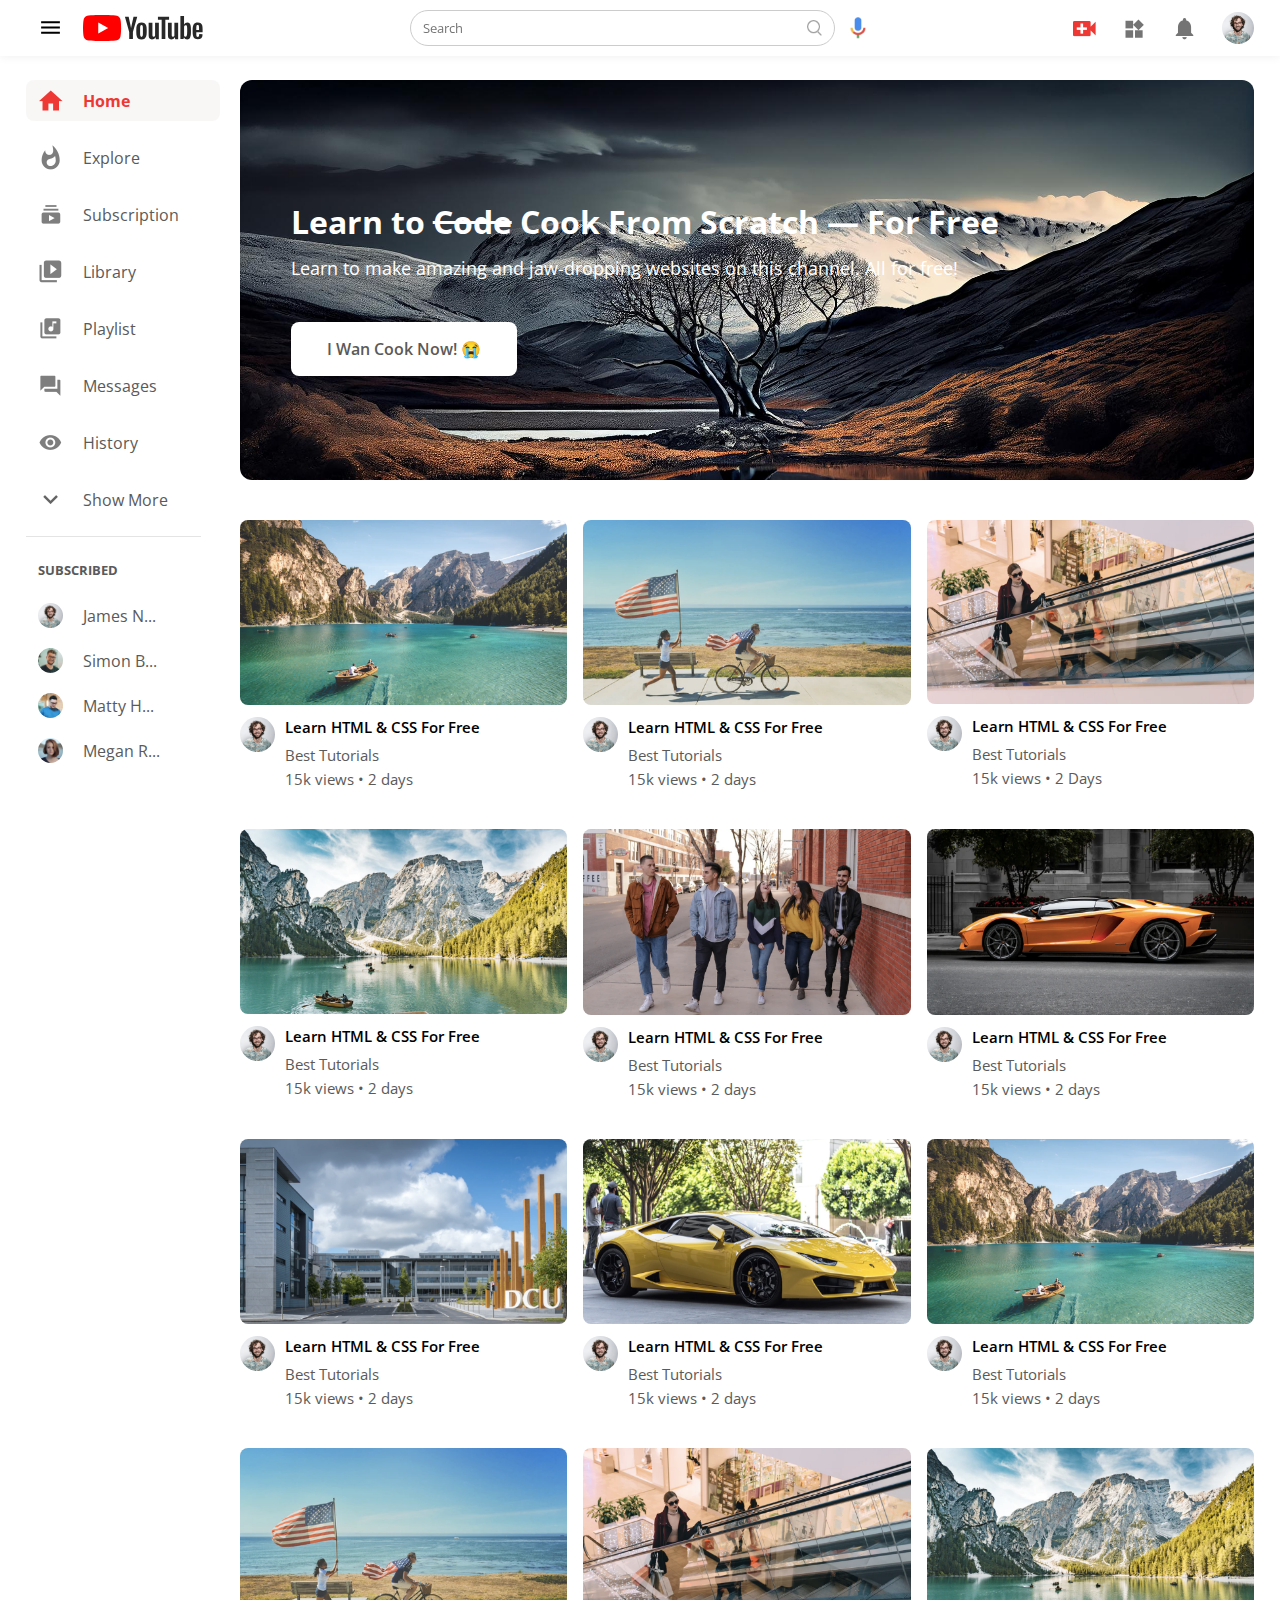
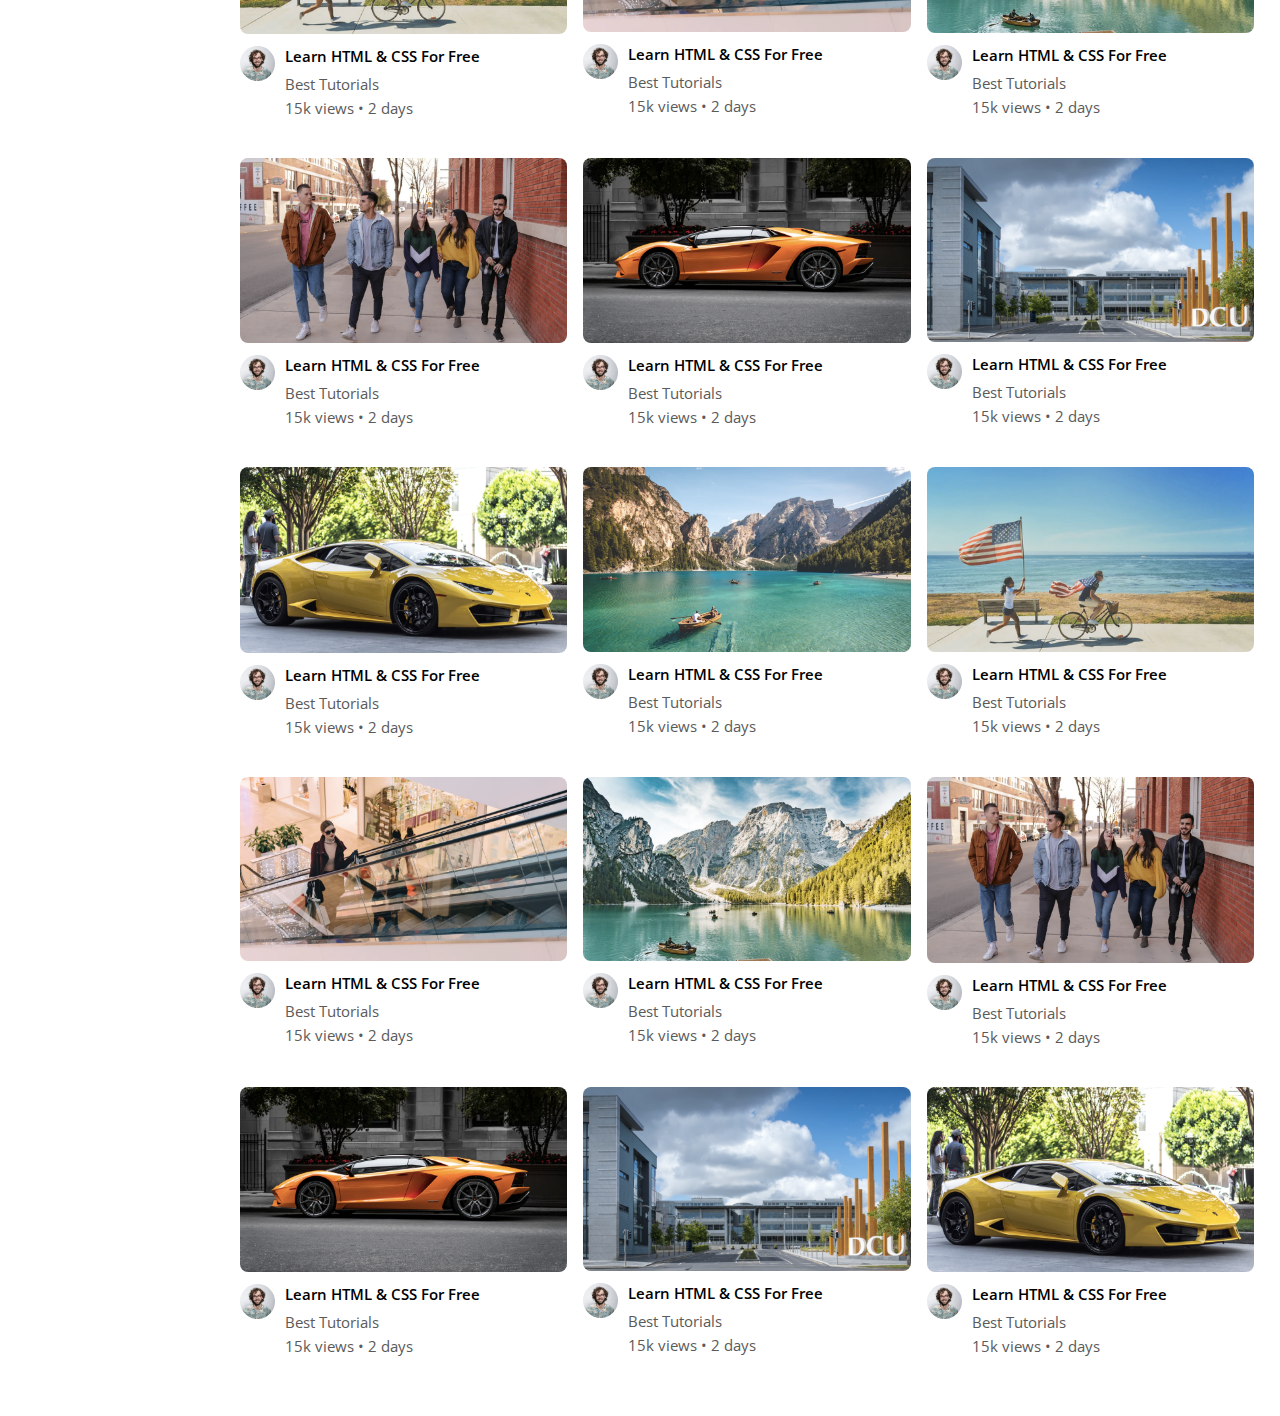
<file: index.html>
<!DOCTYPE html>
<html lang="en">
  <!------------ Head ------------>
  <head>
    <meta charset="UTF-8" />
    <meta name="viewport" content="width=device-width, initial-scale=1.0" />
    <title>YouTube</title>
    <link rel="stylesheet" href="style.css" />
    <link rel="preconnect" href="https://fonts.googleapis.com" />
    <link rel="preconnect" href="https://fonts.gstatic.com" crossorigin />
    <link
      href="https://fonts.googleapis.com/css2?family=Open+Sans:ital,wght@0,300..800;1,300..800&display=swap"
      rel="stylesheet"
    />
  </head>
  <body>
    <!------------ Nav Bar ------------>
    <nav class="flex-div">
      <div class="nav-left flex-div">
        <img src="Images/menu.svg" alt="menu icon" class="menu-icon" />
        <img src="Images/youtube.svg" alt="logo" class="logo" />
      </div>
      <div class="nav-middle flex-div">
        <div class="search-box flex-div">
          <input type="text" placeholder="Search" />
          <img src="Images/search.png" alt="search icon" />
        </div>
        <img
          src="Images/voice-search.png"
          alt="voice search icon"
          class="voice-search-icon"
        />
      </div>
      <div class="nav-right flex-div">
        <img src="Images/upload.png" alt="upload icon" />
        <img src="Images/more.png" alt="more icon" />
        <img src="Images/notification.png" alt="notification icon" />
        <img src="Images/Jack.png" alt="user avatar" class="avatar" />
      </div>
    </nav>

    <!------------ Side Bar ------------>
    <div class="sidebar">
      <div class="shortcut-links">
        <a href="#home"
          ><img src="Images/home.png" alt="home icon" />
          <p>Home</p></a
        >
        <a href="#home"
          ><img src="Images/explore.png" alt="explore icon" />
          <p>Explore</p></a
        >
        <a href="#home"
          ><img src="Images/subscriprion.png" alt="subscription icon" />
          <p>Subscription</p></a
        >
        <a href="#home"
          ><img src="Images/library.png" alt="library icon" />
          <p>Library</p></a
        >
        <a href="#home"
          ><img src="Images/playlist.png" alt="playlist icon" />
          <p>Playlist</p></a
        >
        <a href="#home"
          ><img src="Images/messages.png" alt="messages icon" />
          <p>Messages</p></a
        >
        <a href="#home"
          ><img src="Images/history.png" alt="history icon" />
          <p>History</p></a
        >
        <a href="#home"
          ><img src="Images/show-more.png" alt="show more icon" />
          <p>Show More</p></a
        >
      </div>
      <hr />
      <div class="subscribed-list">
        <h3>SUBSCRIBED</h3>
        <a href=""
          ><img src="Images/Jack.png" alt="" />
          <p>James N...</p></a
        >
        <a href=""
          ><img src="Images/simon.png" alt="" />
          <p>Simon B...</p></a
        >
        <a href=""
          ><img src="Images/tom.png" alt="" />
          <p>Matty H...</p></a
        >
        <a href=""
          ><img src="Images/megan.png" alt="" />
          <p>Megan R...</p></a
        >
      </div>
    </div>

    <!------------ Main ------------>
    <div class="container">
      <div class="banner">
        <div class="banner-text">
          <h2 class="banner-title">
            Learn to <span>Code</span> Cook From Scratch — For Free
          </h2>
          <p class="banner-paragraph">
            Learn to make amazing and jaw-dropping websites on this channel. All
            for free!
          </p>
          <a class="banner-button" href="#">I Wan Cook Now! 😭</a>
        </div>
      </div>
      <div class="list-container">
        <div class="vid-list-item">
          <a href="now-playing.html">
            <img
              src="Images/thumbnail1.png"
              alt="thumbnail"
              class="thumbnail"
            />
          </a>
          <div class="flex-div">
            <img src="Images/Jack.png" alt="author" />
            <div class="vid-info">
              <a href="#">Learn HTML & CSS For Free</a>
              <p>Best Tutorials</p>
              <p>15k views &bull; 2 days</p>
            </div>
          </div>
        </div>
        <div class="vid-list-item">
          <a href="now-playing.html">
            <img
              src="Images/thumbnail2.png"
              alt="thumbnail"
              class="thumbnail"
            />
          </a>
          <div class="flex-div">
            <img src="Images/Jack.png" alt="author" />
            <div class="vid-info">
              <a href="#">Learn HTML & CSS For Free</a>
              <p>Best Tutorials</p>
              <p>15k views &bull; 2 days</p>
            </div>
          </div>
        </div>
        <div class="vid-list-item">
          <a href="now-playing.html">
            <img
              src="Images/thumbnail3.png"
              alt="thumbnail"
              class="thumbnail"
            />
          </a>
          <div class="flex-div">
            <img src="Images/Jack.png" alt="author" />
            <div class="vid-info">
              <a href="#">Learn HTML & CSS For Free</a>
              <p>Best Tutorials</p>
              <p>15k views &bull; 2 Days</p>
            </div>
          </div>
        </div>
        <div class="vid-list-item">
          <a href="#">
            <img
              src="Images/thumbnail4.png"
              alt="thumbnail"
              class="thumbnail"
            />
          </a>
          <div class="flex-div">
            <img src="Images/Jack.png" alt="author" />
            <div class="vid-info">
              <a href="#">Learn HTML & CSS For Free</a>
              <p>Best Tutorials</p>
              <p>15k views &bull; 2 days</p>
            </div>
          </div>
        </div>
        <div class="vid-list-item">
          <a href="#">
            <img
              src="Images/thumbnail5.png"
              alt="thumbnail"
              class="thumbnail"
            />
          </a>
          <div class="flex-div">
            <img src="Images/Jack.png" alt="author" />
            <div class="vid-info">
              <a href="#">Learn HTML & CSS For Free</a>
              <p>Best Tutorials</p>
              <p>15k views &bull; 2 days</p>
            </div>
          </div>
        </div>
        <div class="vid-list-item">
          <a href="#">
            <img
              src="Images/thumbnail6.png"
              alt="thumbnail"
              class="thumbnail"
            />
          </a>
          <div class="flex-div">
            <img src="Images/Jack.png" alt="author" />
            <div class="vid-info">
              <a href="#">Learn HTML & CSS For Free</a>
              <p>Best Tutorials</p>
              <p>15k views &bull; 2 days</p>
            </div>
          </div>
        </div>
        <div class="vid-list-item">
          <a href="#">
            <img
              src="Images/thumbnail7.png"
              alt="thumbnail"
              class="thumbnail"
            />
          </a>
          <div class="flex-div">
            <img src="Images/Jack.png" alt="author" />
            <div class="vid-info">
              <a href="#">Learn HTML & CSS For Free</a>
              <p>Best Tutorials</p>
              <p>15k views &bull; 2 days</p>
            </div>
          </div>
        </div>
        <div class="vid-list-item">
          <a href="#">
            <img
              src="Images/thumbnail8.png"
              alt="thumbnail"
              class="thumbnail"
            />
          </a>
          <div class="flex-div">
            <img src="Images/Jack.png" alt="author" />
            <div class="vid-info">
              <a href="#">Learn HTML & CSS For Free</a>
              <p>Best Tutorials</p>
              <p>15k views &bull; 2 days</p>
            </div>
          </div>
        </div>
        <div class="vid-list-item">
          <a href="#">
            <img
              src="Images/thumbnail1.png"
              alt="thumbnail"
              class="thumbnail"
            />
          </a>
          <div class="flex-div">
            <img src="Images/Jack.png" alt="author" />
            <div class="vid-info">
              <a href="#">Learn HTML & CSS For Free</a>
              <p>Best Tutorials</p>
              <p>15k views &bull; 2 days</p>
            </div>
          </div>
        </div>
        <div class="vid-list-item">
          <a href="#">
            <img
              src="Images/thumbnail2.png"
              alt="thumbnail"
              class="thumbnail"
            />
          </a>
          <div class="flex-div">
            <img src="Images/Jack.png" alt="author" />
            <div class="vid-info">
              <a href="#">Learn HTML & CSS For Free</a>
              <p>Best Tutorials</p>
              <p>15k views &bull; 2 days</p>
            </div>
          </div>
        </div>
        <div class="vid-list-item">
          <a href="#">
            <img
              src="Images/thumbnail3.png"
              alt="thumbnail"
              class="thumbnail"
            />
          </a>
          <div class="flex-div">
            <img src="Images/Jack.png" alt="author" />
            <div class="vid-info">
              <a href="#">Learn HTML & CSS For Free</a>
              <p>Best Tutorials</p>
              <p>15k views &bull; 2 days</p>
            </div>
          </div>
        </div>
        <div class="vid-list-item">
          <a href="#">
            <img
              src="Images/thumbnail4.png"
              alt="thumbnail"
              class="thumbnail"
            />
          </a>
          <div class="flex-div">
            <img src="Images/Jack.png" alt="author" />
            <div class="vid-info">
              <a href="#">Learn HTML & CSS For Free</a>
              <p>Best Tutorials</p>
              <p>15k views &bull; 2 days</p>
            </div>
          </div>
        </div>
        <div class="vid-list-item">
          <a href="#">
            <img
              src="Images/thumbnail5.png"
              alt="thumbnail"
              class="thumbnail"
            />
          </a>
          <div class="flex-div">
            <img src="Images/Jack.png" alt="author" />
            <div class="vid-info">
              <a href="#">Learn HTML & CSS For Free</a>
              <p>Best Tutorials</p>
              <p>15k views &bull; 2 days</p>
            </div>
          </div>
        </div>
        <div class="vid-list-item">
          <a href="#">
            <img
              src="Images/thumbnail6.png"
              alt="thumbnail"
              class="thumbnail"
            />
          </a>
          <div class="flex-div">
            <img src="Images/Jack.png" alt="author" />
            <div class="vid-info">
              <a href="#">Learn HTML & CSS For Free</a>
              <p>Best Tutorials</p>
              <p>15k views &bull; 2 days</p>
            </div>
          </div>
        </div>
        <div class="vid-list-item">
          <a href="#">
            <img
              src="Images/thumbnail7.png"
              alt="thumbnail"
              class="thumbnail"
            />
          </a>
          <div class="flex-div">
            <img src="Images/Jack.png" alt="author" />
            <div class="vid-info">
              <a href="#">Learn HTML & CSS For Free</a>
              <p>Best Tutorials</p>
              <p>15k views &bull; 2 days</p>
            </div>
          </div>
        </div>
        <div class="vid-list-item">
          <a href="#">
            <img
              src="Images/thumbnail8.png"
              alt="thumbnail"
              class="thumbnail"
            />
          </a>
          <div class="flex-div">
            <img src="Images/Jack.png" alt="author" />
            <div class="vid-info">
              <a href="#">Learn HTML & CSS For Free</a>
              <p>Best Tutorials</p>
              <p>15k views &bull; 2 days</p>
            </div>
          </div>
        </div>
        <div class="vid-list-item">
          <a href="#">
            <img
              src="Images/thumbnail1.png"
              alt="thumbnail"
              class="thumbnail"
            />
          </a>
          <div class="flex-div">
            <img src="Images/Jack.png" alt="author" />
            <div class="vid-info">
              <a href="#">Learn HTML & CSS For Free</a>
              <p>Best Tutorials</p>
              <p>15k views &bull; 2 days</p>
            </div>
          </div>
        </div>
        <div class="vid-list-item">
          <a href="#">
            <img
              src="Images/thumbnail2.png"
              alt="thumbnail"
              class="thumbnail"
            />
          </a>
          <div class="flex-div">
            <img src="Images/Jack.png" alt="author" />
            <div class="vid-info">
              <a href="#">Learn HTML & CSS For Free</a>
              <p>Best Tutorials</p>
              <p>15k views &bull; 2 days</p>
            </div>
          </div>
        </div>
        <div class="vid-list-item">
          <a href="#">
            <img
              src="Images/thumbnail3.png"
              alt="thumbnail"
              class="thumbnail"
            />
          </a>
          <div class="flex-div">
            <img src="Images/Jack.png" alt="author" />
            <div class="vid-info">
              <a href="#">Learn HTML & CSS For Free</a>
              <p>Best Tutorials</p>
              <p>15k views &bull; 2 days</p>
            </div>
          </div>
        </div>
        <div class="vid-list-item">
          <a href="#">
            <img
              src="Images/thumbnail4.png"
              alt="thumbnail"
              class="thumbnail"
            />
          </a>
          <div class="flex-div">
            <img src="Images/Jack.png" alt="author" />
            <div class="vid-info">
              <a href="#">Learn HTML & CSS For Free</a>
              <p>Best Tutorials</p>
              <p>15k views &bull; 2 days</p>
            </div>
          </div>
        </div>
        <div class="vid-list-item">
          <a href="#">
            <img
              src="Images/thumbnail5.png"
              alt="thumbnail"
              class="thumbnail"
            />
          </a>
          <div class="flex-div">
            <img src="Images/Jack.png" alt="author" />
            <div class="vid-info">
              <a href="#">Learn HTML & CSS For Free</a>
              <p>Best Tutorials</p>
              <p>15k views &bull; 2 days</p>
            </div>
          </div>
        </div>
        <div class="vid-list-item">
          <a href="#">
            <img
              src="Images/thumbnail6.png"
              alt="thumbnail"
              class="thumbnail"
            />
          </a>
          <div class="flex-div">
            <img src="Images/Jack.png" alt="author" />
            <div class="vid-info">
              <a href="#">Learn HTML & CSS For Free</a>
              <p>Best Tutorials</p>
              <p>15k views &bull; 2 days</p>
            </div>
          </div>
        </div>
        <div class="vid-list-item">
          <a href="#">
            <img
              src="Images/thumbnail7.png"
              alt="thumbnail"
              class="thumbnail"
            />
          </a>
          <div class="flex-div">
            <img src="Images/Jack.png" alt="author" />
            <div class="vid-info">
              <a href="#">Learn HTML & CSS For Free</a>
              <p>Best Tutorials</p>
              <p>15k views &bull; 2 days</p>
            </div>
          </div>
        </div>
        <div class="vid-list-item">
          <a href="#">
            <img
              src="Images/thumbnail8.png"
              alt="thumbnail"
              class="thumbnail"
            />
          </a>
          <div class="flex-div">
            <img src="Images/Jack.png" alt="author" />
            <div class="vid-info">
              <a href="#">Learn HTML & CSS For Free</a>
              <p>Best Tutorials</p>
              <p>15k views &bull; 2 days</p>
            </div>
          </div>
        </div>
      </div>
    </div>
    <script src="app.js"></script>
  </body>
</html>
</file>
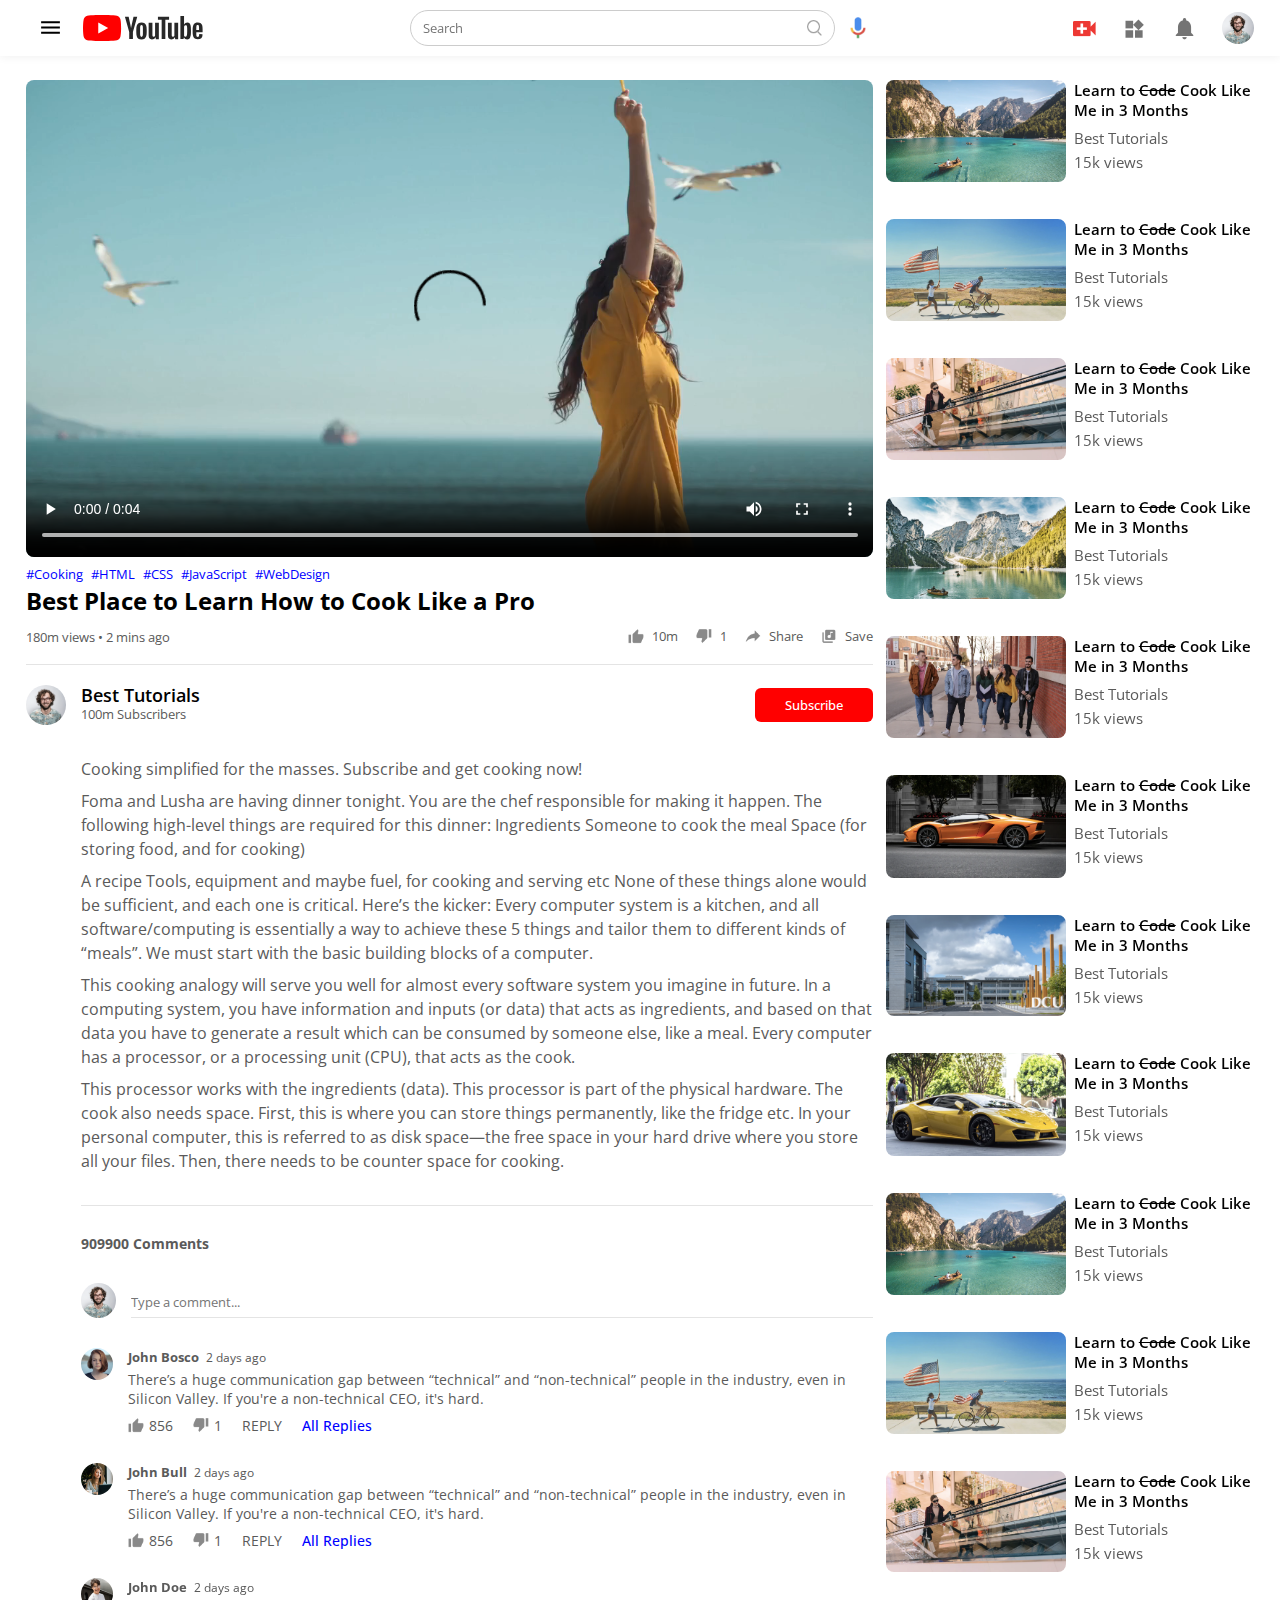
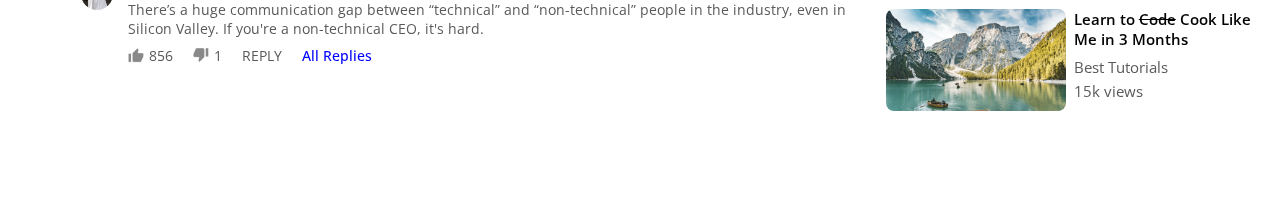
<file: now-playing.html>
<!DOCTYPE html>
<html lang="en">
  <!------------ Head ------------>
  <head>
    <meta charset="UTF-8" />
    <meta name="viewport" content="width=device-width, initial-scale=1.0" />
    <title>YouTube</title>
    <link rel="stylesheet" href="style.css" />
    <link rel="preconnect" href="https://fonts.googleapis.com" />
    <link rel="preconnect" href="https://fonts.gstatic.com" crossorigin />
    <link
      href="https://fonts.googleapis.com/css2?family=Open+Sans:ital,wght@0,300..800;1,300..800&display=swap"
      rel="stylesheet"
    />
  </head>
  <body>
    <!------------ Nav Bar ------------>
    <nav class="flex-div">
      <div class="nav-left flex-div">
        <img src="Images/menu.svg" alt="menu icon" class="menu-icon" />
        <img src="Images/youtube.svg" alt="logo" class="logo" />
      </div>
      <div class="nav-middle flex-div">
        <div class="search-box flex-div">
          <input type="text" placeholder="Search" />
          <img src="Images/search.png" alt="search icon" />
        </div>
        <img
          src="Images/voice-search.png"
          alt="voice search icon"
          class="voice-search-icon"
        />
      </div>
      <div class="nav-right flex-div">
        <img src="Images/upload.png" alt="upload icon" />
        <img src="Images/more.png" alt="more icon" />
        <img src="Images/notification.png" alt="notification icon" />
        <img src="Images/Jack.png" alt="user avatar" class="avatar" />
      </div>
    </nav>

    <!---------- Main ---------->

    <div class="container video-container">
      <div class="row">
        <div class="play-video">
          <video controls>
            <source src="Images/video.mp4" type="video/mp4" />
          </video>

          <div class="tags">
            <a href="">#Cooking</a><a href="">#HTML</a><a href="">#CSS</a
            ><a href="">#JavaScript</a><a href="">#WebDesign</a>
          </div>
          <h3>Best Place to Learn How to Cook Like a Pro</h3>
          <div class="play-video-info">
            <p>180m views &bull; 2 mins ago</p>
            <div class="actions">
              <a href=""><img src="Images/like.png" alt="like icon" />10m</a>
              <a href=""
                ><img src="Images/dislike.png" alt="dislike icon" />1</a
              >
              <a href=""
                ><img src="Images/share.png" alt="share icon" />Share</a
              >
              <a href=""><img src="Images/save.png" alt="save icon" />Save</a>
            </div>
          </div>
          <hr />
          <div class="publisher">
            <img src="Images/Jack.png" alt="" />
            <div class="publisher-info">
              <p>Best Tutorials</p>
              <span>100m Subscribers</span>
            </div>
            <button type="button">Subscribe</button>
          </div>
          <div class="vid-description">
            <div class="text">
              <p>
                Cooking simplified for the masses. Subscribe and get cooking
                now!
              </p>
              <p>
                Foma and Lusha are having dinner tonight. You are the chef
                responsible for making it happen. The following high-level
                things are required for this dinner: Ingredients Someone to cook
                the meal Space (for storing food, and for cooking)
              </p>

              <p>
                A recipe Tools, equipment and maybe fuel, for cooking and
                serving etc None of these things alone would be sufficient, and
                each one is critical. Here’s the kicker: Every computer system
                is a kitchen, and all software/computing is essentially a way to
                achieve these 5 things and tailor them to different kinds of
                “meals”. We must start with the basic building blocks of a
                computer.
              </p>
              <p>
                This cooking analogy will serve you well for almost every
                software system you imagine in future. In a computing system,
                you have information and inputs (or data) that acts as
                ingredients, and based on that data you have to generate a
                result which can be consumed by someone else, like a meal. Every
                computer has a processor, or a processing unit (CPU), that acts
                as the cook.
              </p>
              <p>
                This processor works with the ingredients (data). This processor
                is part of the physical hardware. The cook also needs space.
                First, this is where you can store things permanently, like the
                fridge etc. In your personal computer, this is referred to as
                disk space—the free space in your hard drive where you store all
                your files. Then, there needs to be counter space for cooking.
              </p>
            </div>
            <hr />
            <h4>909900 Comments</h4>
            <div class="add-comment">
              <img src="Images/Jack.png" alt="commenter avatar" />
              <input type="text" name="" placeholder="Type a comment..." />
            </div>
            <div class="old-comment">
              <img src="Images/megan.png" alt="commenter avatar" />
              <div class="single-comment">
                <h3>John Bosco <span>2 days ago</span></h3>
                <p>
                  There’s a huge communication gap between “technical” and
                  “non-technical” people in the industry, even in Silicon
                  Valley. If you're a non-technical CEO, it's hard.
                </p>
                <div class="comment-action">
                  <img src="Images/like.png" alt="" />
                  <span>856</span>
                  <img src="Images/dislike.png" alt="" />
                  <span>1</span>
                  <span>REPLY</span>
                  <a href="">All Replies</a>
                </div>
              </div>
            </div>
            <div class="old-comment">
              <img src="Images/cameron.png" alt="commenter avatar" />
              <div class="single-comment">
                <h3>John Bull <span>2 days ago</span></h3>
                <p>
                  There’s a huge communication gap between “technical” and
                  “non-technical” people in the industry, even in Silicon
                  Valley. If you're a non-technical CEO, it's hard.
                </p>
                <div class="comment-action">
                  <img src="Images/like.png" alt="" />
                  <span>856</span>
                  <img src="Images/dislike.png" alt="" />
                  <span>1</span>
                  <span>REPLY</span>
                  <a href="">All Replies</a>
                </div>
              </div>
            </div>
            <div class="old-comment">
              <img src="Images/gerard.png" alt="commenter avatar" />
              <div class="single-comment">
                <h3>John Doe <span>2 days ago</span></h3>
                <p>
                  There’s a huge communication gap between “technical” and
                  “non-technical” people in the industry, even in Silicon
                  Valley. If you're a non-technical CEO, it's hard.
                </p>
                <div class="comment-action">
                  <img src="Images/like.png" alt="" />
                  <span>856</span>
                  <img src="Images/dislike.png" alt="" />
                  <span>1</span>
                  <span>REPLY</span>
                  <a href="">All Replies</a>
                </div>
              </div>
            </div>
          </div>
        </div>
        <div class="right-sidebar">
          <div class="side-video-list">
            <a href="" class="small-thumbnail"
              ><img src="Images/thumbnail1.png" alt="video thumbnail"
            /></a>
            <div class="vid-info">
              <a href=""
                >Learn to <span class="strike-through">Code</span> Cook Like Me
                in 3 Months</a
              >
              <p>Best Tutorials</p>
              <p>15k views</p>
            </div>
          </div>
          <div class="side-video-list">
            <a href="" class="small-thumbnail"
              ><img src="Images/thumbnail2.png" alt="video thumbnail"
            /></a>
            <div class="vid-info">
              <a href=""
                >Learn to <span class="strike-through">Code</span> Cook Like Me
                in 3 Months</a
              >
              <p>Best Tutorials</p>
              <p>15k views</p>
            </div>
          </div>
          <div class="side-video-list">
            <a href="" class="small-thumbnail"
              ><img src="Images/thumbnail3.png" alt="video thumbnail"
            /></a>
            <div class="vid-info">
              <a href=""
                >Learn to <span class="strike-through">Code</span> Cook Like Me
                in 3 Months</a
              >
              <p>Best Tutorials</p>
              <p>15k views</p>
            </div>
          </div>
          <div class="side-video-list">
            <a href="" class="small-thumbnail"
              ><img src="Images/thumbnail4.png" alt="video thumbnail"
            /></a>
            <div class="vid-info">
              <a href=""
                >Learn to <span class="strike-through">Code</span> Cook Like Me
                in 3 Months</a
              >
              <p>Best Tutorials</p>
              <p>15k views</p>
            </div>
          </div>
          <div class="side-video-list">
            <a href="" class="small-thumbnail"
              ><img src="Images/thumbnail5.png" alt="video thumbnail"
            /></a>
            <div class="vid-info">
              <a href=""
                >Learn to <span class="strike-through">Code</span> Cook Like Me
                in 3 Months</a
              >
              <p>Best Tutorials</p>
              <p>15k views</p>
            </div>
          </div>
          <div class="side-video-list">
            <a href="" class="small-thumbnail"
              ><img src="Images/thumbnail6.png" alt="video thumbnail"
            /></a>
            <div class="vid-info">
              <a href=""
                >Learn to <span class="strike-through">Code</span> Cook Like Me
                in 3 Months</a
              >
              <p>Best Tutorials</p>
              <p>15k views</p>
            </div>
          </div>
          <div class="side-video-list">
            <a href="" class="small-thumbnail"
              ><img src="Images/thumbnail7.png" alt="video thumbnail"
            /></a>
            <div class="vid-info">
              <a href=""
                >Learn to <span class="strike-through">Code</span> Cook Like Me
                in 3 Months</a
              >
              <p>Best Tutorials</p>
              <p>15k views</p>
            </div>
          </div>
          <div class="side-video-list">
            <a href="" class="small-thumbnail"
              ><img src="Images/thumbnail8.png" alt="video thumbnail"
            /></a>
            <div class="vid-info">
              <a href=""
                >Learn to <span class="strike-through">Code</span> Cook Like Me
                in 3 Months</a
              >
              <p>Best Tutorials</p>
              <p>15k views</p>
            </div>
          </div>
          <div class="side-video-list">
            <a href="" class="small-thumbnail"
              ><img src="Images/thumbnail1.png" alt="video thumbnail"
            /></a>
            <div class="vid-info">
              <a href=""
                >Learn to <span class="strike-through">Code</span> Cook Like Me
                in 3 Months</a
              >
              <p>Best Tutorials</p>
              <p>15k views</p>
            </div>
          </div>
          <div class="side-video-list">
            <a href="" class="small-thumbnail"
              ><img src="Images/thumbnail2.png" alt="video thumbnail"
            /></a>
            <div class="vid-info">
              <a href=""
                >Learn to <span class="strike-through">Code</span> Cook Like Me
                in 3 Months</a
              >
              <p>Best Tutorials</p>
              <p>15k views</p>
            </div>
          </div>
          <div class="side-video-list">
            <a href="" class="small-thumbnail"
              ><img src="Images/thumbnail3.png" alt="video thumbnail"
            /></a>
            <div class="vid-info">
              <a href=""
                >Learn to <span class="strike-through">Code</span> Cook Like Me
                in 3 Months</a
              >
              <p>Best Tutorials</p>
              <p>15k views</p>
            </div>
          </div>
          <div class="side-video-list">
            <a href="" class="small-thumbnail"
              ><img src="Images/thumbnail4.png" alt="video thumbnail"
            /></a>
            <div class="vid-info">
              <a href=""
                >Learn to <span class="strike-through">Code</span> Cook Like Me
                in 3 Months</a
              >
              <p>Best Tutorials</p>
              <p>15k views</p>
            </div>
          </div>
        </div>
      </div>
    </div>
  </body>
</html>
</file>
<file: style.css>
* {
  margin: 0;
  padding: 0;
  font-family: "Open Sans", "sans-serif";
  box-sizing: border-box;
}

/*---------- Nav Bar ----------*/

a {
  text-decoration: none;
  color: #5a5a5a;
}

img {
  cursor: pointer;
}

.flex-div {
  display: flex;
  align-items: center;
}

nav {
  padding: 10px 2%;
  justify-content: space-between;
  box-shadow: 0 0 10px rgba(0, 0, 0, 0.07);
  background: white;
  position: sticky;
  top: 0;
  z-index: 10;
}

.nav-right img {
  width: 25px;
  margin-right: 25px;
}

.nav-right .avatar {
  width: 32px;
  border-radius: 50%;
  margin-right: 0;
}

.nav-left .menu-icon {
  width: 25px;
  margin-right: 20px;
  margin-left: 12px;
}

.nav-left .logo {
  width: 120px;
}

.nav-middle .voice-search-icon {
  width: 16px;
}

.nav-middle .search-box {
  border: 1px solid #ccc;
  margin-right: 15px;
  padding: 8px 12px;
  border-radius: 25px;
}

.nav-middle .search-box input {
  border: none;
  outline: none;
  background: transparent;
  width: 30vw;
}

.nav-middle .search-box img {
  width: 15px;
}

/*---------- Side Bar ----------*/

.sidebar {
  background: white;
  width: 220px;
  height: 100vh;
  position: fixed;
  top: 0;
  padding-left: 2%;
  padding-top: 80px;
}

.shortcut-links a img {
  width: 25px;
  margin-right: 20px;
}

.shortcut-links a {
  display: flex;
  align-items: center;
  margin-bottom: 16px;
  width: 100%;
  flex-wrap: wrap;
  background-color: transparent;
  padding: 8px 12px;
}

.shortcut-links a:first-child {
  background-color: rgba(243, 238, 238, 0.5);
  padding: 8px 12px;
  border-radius: 8px;
  color: #ed3833;
  font-weight: 700;
}

.sidebar hr {
  border: 0;
  height: 1px;
  background: #e4e4e4;
  width: 90%;
}

.subscribed-list h3 {
  font-size: 13px;
  margin: 24px 0;
  color: #5a5a5a;
  margin-left: 12px;
}

.subscribed-list a {
  display: flex;
  align-items: center;
  margin-bottom: 20px;
  width: -moz-fit-content;
  width: fit-content;
  flex-wrap: wrap;
  margin-left: 12px;
}

.subscribed-list a img {
  width: 25px;
  border-radius: 50%;
  margin-right: 20px;
}

.small-sidebar {
  width: -moz-fit-content;
  width: fit-content;
}

.small-sidebar a p {
  display: none;
}

.small-sidebar h3 {
  display: none;
}

.small-sidebar hr {
  width: 100%;
  margin-bottom: 25px;
}

.small-sidebar .shortcut-links a {
  width: -moz-fit-content;
  width: fit-content;
  padding: 8px 12px;
}

.small-sidebar a img {
  margin-right: 0;
}

/*---------- Main ----------*/
.container {
  background: white;
  padding-left: 240px;
  padding-right: 2%;
  padding-top: 24px;
  padding-bottom: 60px;
  width: 100%;
}

.large-container {
  padding-left: 120px;
}

.banner {
  width: 100%;
  height: 400px;
  background-image: url(Images/banner2.jpg);
  border-radius: 12px;
  background-repeat: no-repeat;
  background-size: cover;
  color: white;
  display: flex;
  align-items: center;
  padding-left: 5%;
  padding-right: 5%;
}

.banner-title {
  font-size: 32px;
  margin-bottom: 12px;
}

.banner-title span {
  text-decoration: line-through;
}

.banner-paragraph {
  font-size: 18px;
  margin-bottom: 56px;
  line-height: 150%;
}

.banner-button {
  padding: 16px 36px;
  border-radius: 8px;
  border: none;
  font-size: 16px;
  font-weight: 600;
  background: white;
}

.banner-button:hover {
  background: #e4e4e4;
}

.list-container {
  display: grid;
  grid-template-columns: repeat(auto-fit, minmax(250px, 1fr));
  grid-column-gap: 16px;
  grid-row-gap: 40px;
  margin-top: 40px;
}

.vid-list-item .thumbnail {
  width: 100%;
  border-radius: 8px;
}

.vid-list-item .flex-div {
  align-items: flex-start;
  margin-top: 7px;
}

.vid-list-item .flex-div img {
  width: 35px;
  margin-right: 10px;
  border-radius: 50%;
}

.vid-info {
  color: #5a5a5a;
  font-size: 15px;
}

.vid-info a {
  color: #000;
  font-weight: 600;
  display: block;
  margin-bottom: 8px;
}

.vid-info p:last-child {
  margin-top: 4px;
}

/* ---------- Play Video Page ---------- */

.video-container {
  padding-left: 2%;
}

.row {
  display: flex;
  justify-content: space-between;
  flex-wrap: wrap;
}

.play-video {
  flex-basis: 69%;
}

.right-sidebar {
  flex-basis: 30%;
}

.play-video video {
  width: 100%;
  border-radius: 8px;
}

.strike-through {
  text-decoration: line-through;
}

.side-video-list {
  display: flex;
  row-gap: 12px;
  justify-content: space-between;
  flex-wrap: wrap;
  margin-bottom: 32px;
}

.side-video-list img {
  width: 100%;
}

.side-video-list .small-thumbnail {
  flex-basis: 49%;
}

.small-thumbnail img {
  border-radius: 8px;
}

.side-video-list .vid-info {
  flex-basis: 49%;
}

.play-video .tags a {
  color: #00f;
  font-size: 13px;
  margin-right: 8px;
}

.play-video h3 {
  font-size: 24px;
}

.play-video .play-video-info {
  display: flex;
  justify-content: space-between;
  flex-wrap: wrap;
  align-items: center;
  margin-top: 10px;
  font-size: 13px;
  color: #5a5a5a;
}

.play-video .play-video-info a img {
  width: 16px;
  margin-right: 8px;
}

.play-video .play-video-info a {
  display: inline-flex;
  align-items: center;
  margin-left: 15px;
}

.play-video hr {
  border: none;
  height: 1px;
  background: #e4e4e4;
  margin: 16px 0;
}

.publisher {
  display: flex;
  align-items: center;
  margin-top: 20px;
}
.publisher-info {
  flex: 1;
  line-height: 18px;
}

.publisher-info p {
  color: #000;
  font-weight: 600;
  font-size: 18px;
}

.publisher-info span {
  color: #5a5a5a;
  font-weight: 400;
  font-size: 13px;
}

.publisher img {
  width: 40px;
  border-radius: 50%;
  margin-right: 15px;
}

.publisher button {
  background: red;
  color: white;
  padding: 8px 30px;
  border: 0;
  outline: 0;
  border-radius: 6px;
  cursor: pointer;
  font-weight: 500;
}

.vid-description {
  padding-left: 55px;
  margin: 32px 0;
}

.vid-description p {
  font-size: 16px;
  margin-bottom: 8px;
  color: #5a5a5a;
}

.vid-description .text {
  margin-bottom: 32px;
  line-height: 150%;
}

.vid-description h4 {
  font-size: 14px;
  color: #5a5a5a;
  margin-top: 28px;
}

.add-comment {
  display: flex;
  align-items: center;
  margin: 30px 0;
}

.add-comment img {
  width: 35px;
  border-radius: 50%;
  margin-right: 15px;
}

.add-comment input {
  border: 0;
  outline: 0;
  border-bottom: 1px solid #e4e4e4;
  width: 100%;
  padding-top: 10px;
  padding-bottom: 6px;
  background: transparent;
}

.old-comment {
  display: flex;
  align-items: start;
  margin: 20px 0;
}

.old-comment img {
  width: 32px;
  border-radius: 50%;
  margin-right: 15px;
}

.old-comment h3 {
  font-size: 13px;
  margin-bottom: 4px;
  color: #5a5a5a;
}

.old-comment h3 span {
  font-size: 12px;
  font-weight: 400;
  color: #5a5a5a;
  margin-left: 4px;
}

.old-comment p {
  font-size: 14px;
}

.old-comment .comment-action {
  display: flex;
  align-items: center;
  margin: 8px 0;
  font-size: 14px;
}

.old-comment .comment-action img {
  width: 16px;
  border-radius: 0;
  margin-right: 5px;
}

.old-comment .comment-action span {
  margin-right: 20px;
  color: #5a5a5a;
}

.old-comment .comment-action a {
  color: #00f;
  font-weight: 500;
}

/*---------- Mobile ----------*/

@media (max-width: 912px) {
  .menu-icon {
    display: none;
  }
  .sidebar {
    display: none;
  }
  .container,
  .large-container {
    padding-left: 5%;
    padding-right: 5%;
  }
  .nav-right img {
    display: none;
  }
  .nav-right .avatar {
    display: block;
    width: 24px;
  }
  .nav-left .logo {
    width: 88px;
  }
  .nav-middle .voice-search-icon {
    width: 12px;
  }
  nav {
    padding-left: 3%;
    padding-right: 3%;
  }
  .banner-title {
    font-size: 24px;
  }
  .banner-paragraph {
    font-size: 16px;
  }
  .banner {
    height: 320px;
  }
  .banner-button {
    padding: 12px 28px;
    border-radius: 8px;
    border: none;
    font-size: 14px;
    font-weight: 600;
    background: white;
  }

  .play-video {
    flex-basis: 100%;
  }
  .right-sidebar {
    flex-basis: 100%;
  }
  .video-container {
    padding-left: 3%;
    padding-right: 3%;
  }
  .vid-description {
    padding-left: 0;
  }

  .play-video .play-video-info {
    padding-left: 0;
    margin-left: 0;
    row-gap: 15px;
  }

  .play-video .play-video-info a {
    margin-left: 0;
    margin-right: 15px;
  }

  .container {
    padding-bottom: 30px;
  }

  .side-video-list .small-thumbnail {
    flex-basis: 100%;
  }

  .side-video-list .vid-info {
    flex-basis: 100%;
  }
}
</file>
